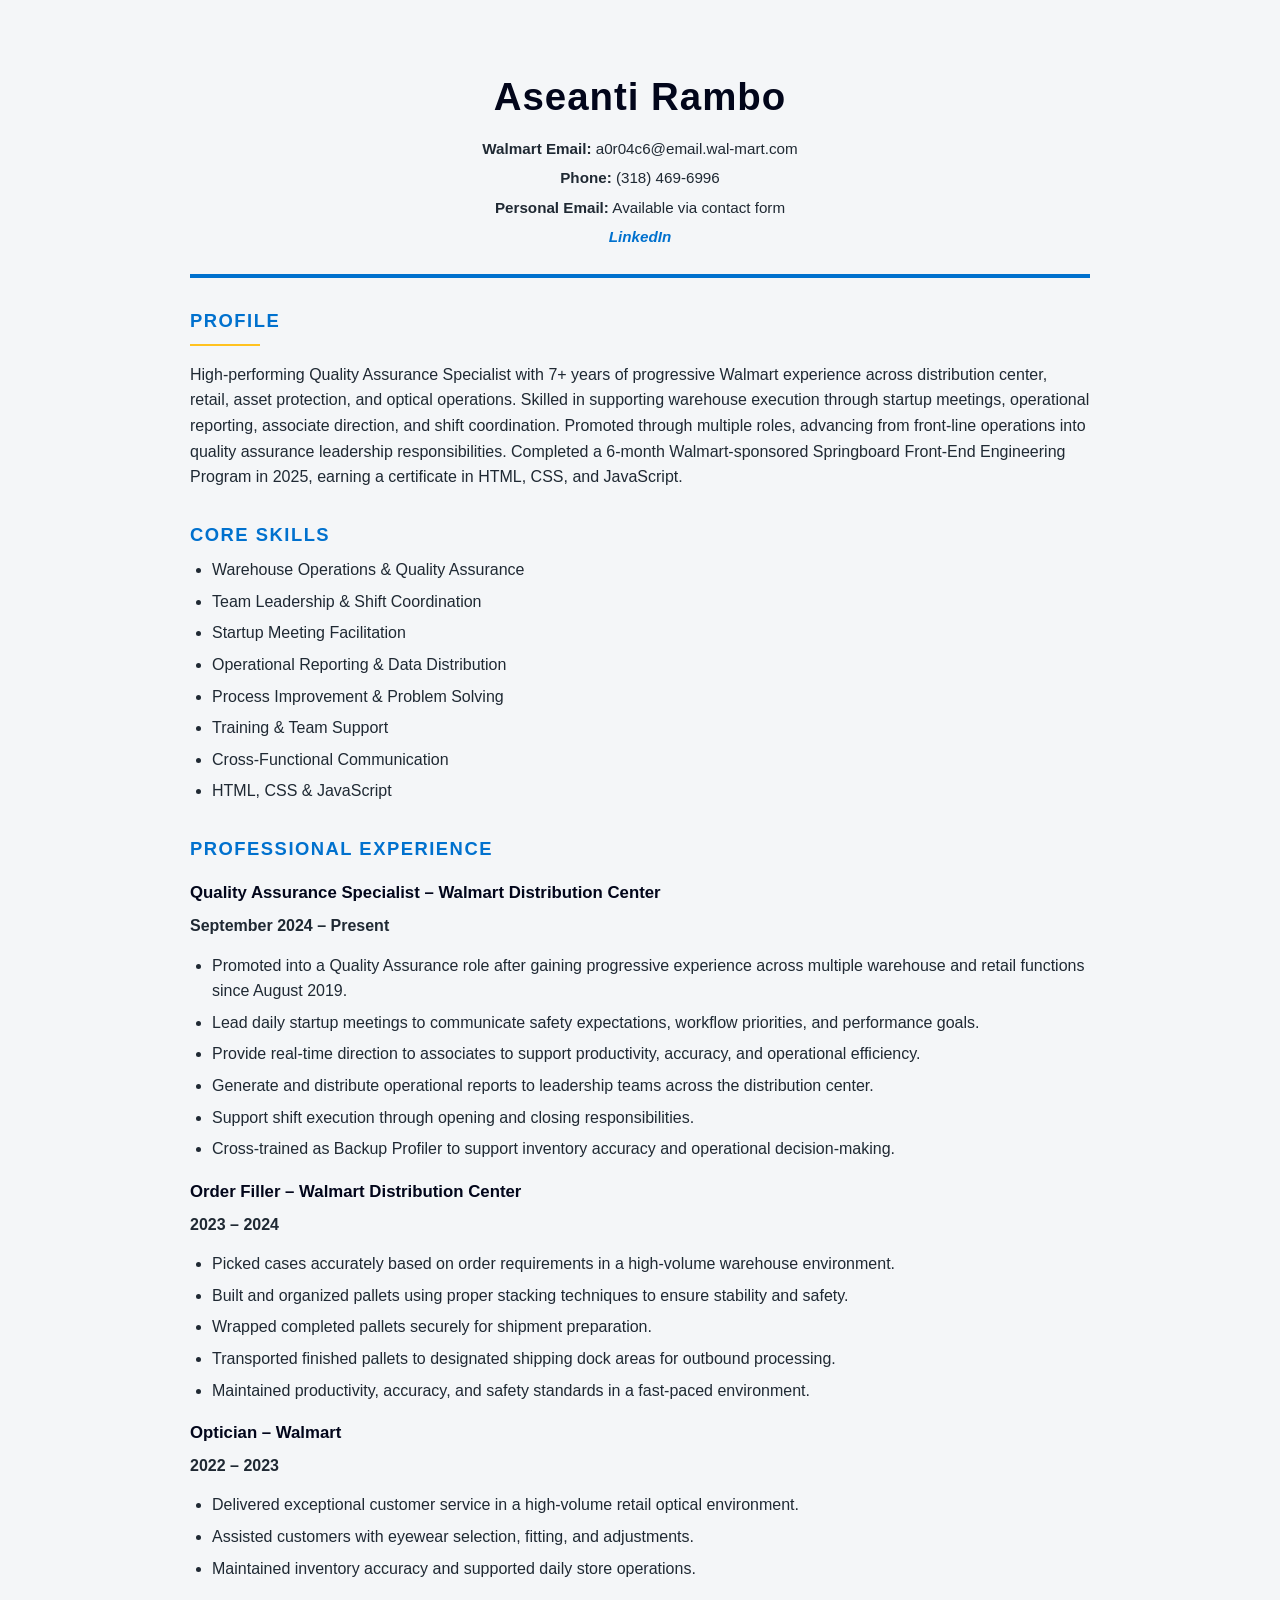
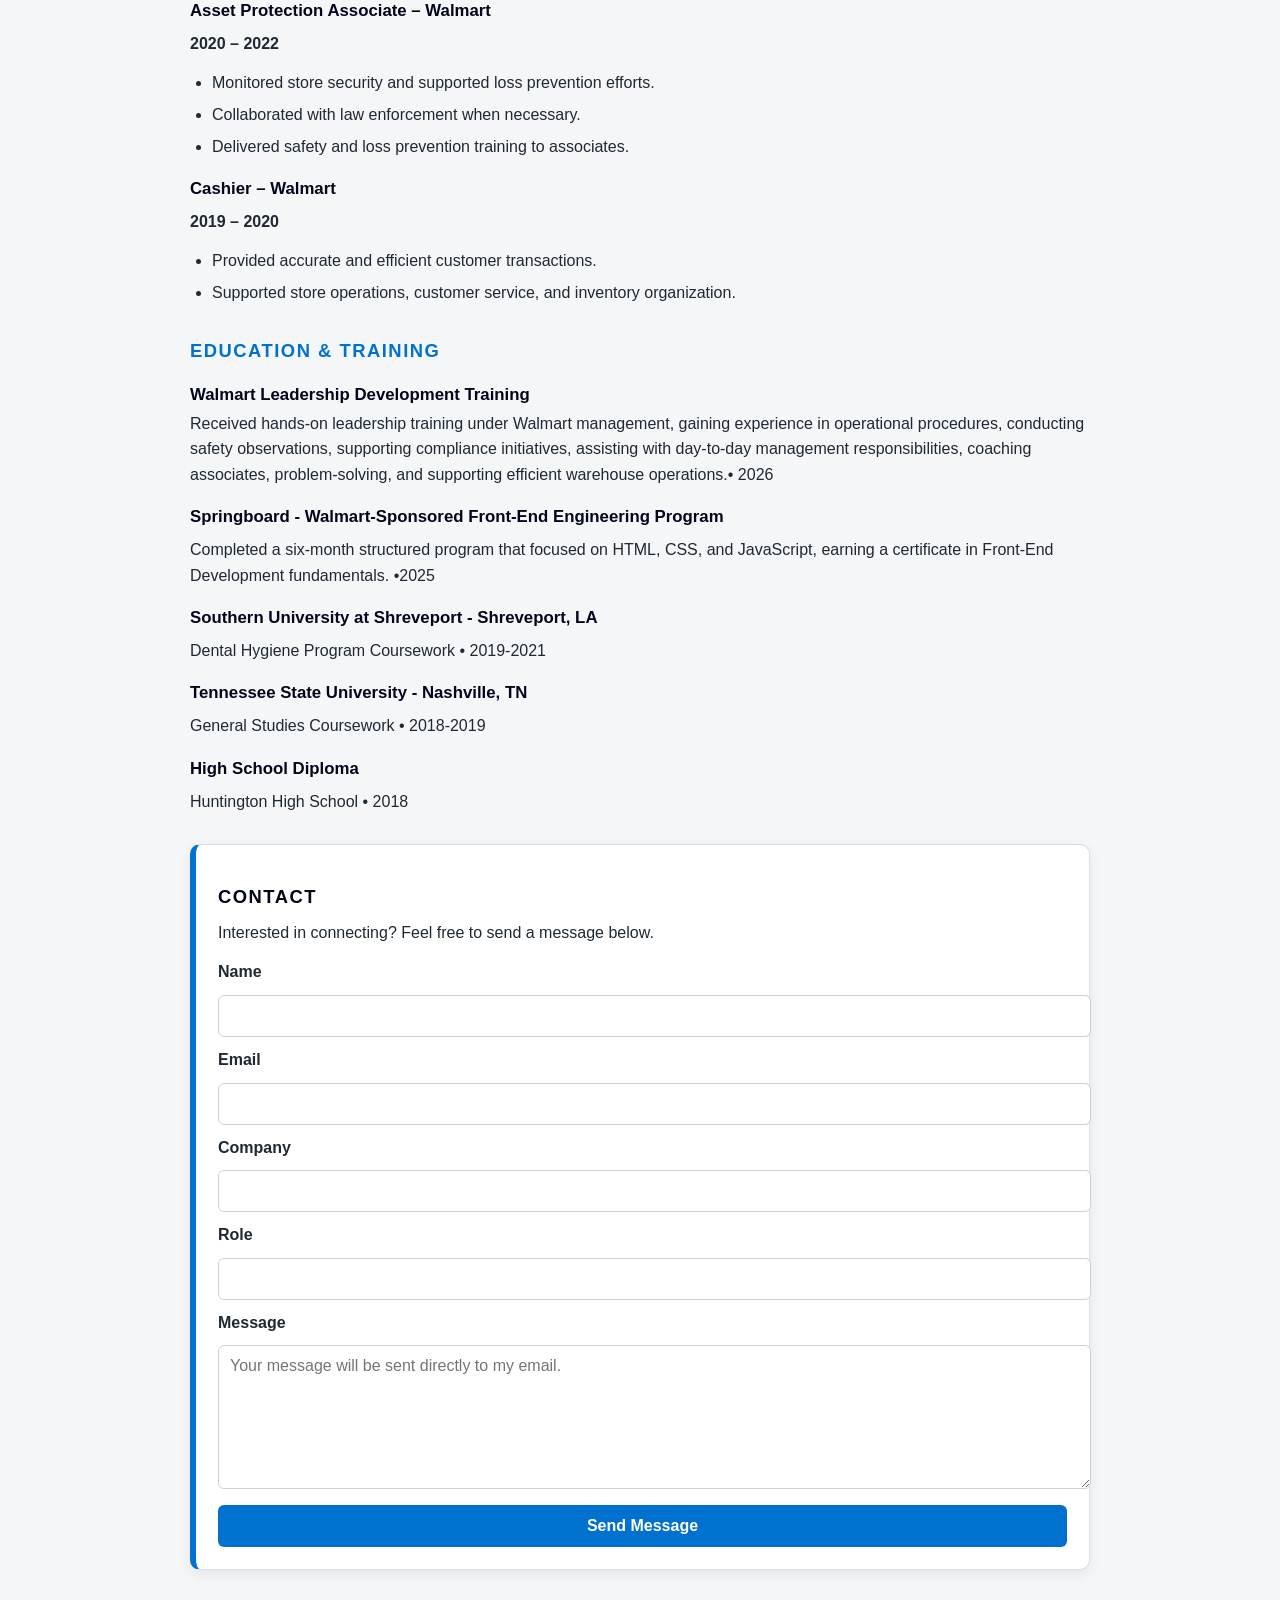
<file: index.html>
<!DOCTYPE html>
<html lang="en">

<head>
  <meta charset="UTF-8">
  <meta name="viewport" content="width=device-width, initial-scale=1.0">
  <link rel="stylesheet" href="CV68.css">
  <title>Aseanti Rambo - CV</title>
</head>

<body>

  <!-- HEADER -->
  <header class="cv-header">
    <h1>Aseanti Rambo</h1>

    <ul class="contact-info">
      <li><strong>Walmart Email:</strong> a0r04c6@email.wal-mart.com</li>
      <li><strong>Phone:</strong> (318) 469-6996</li>
      <li><strong>Personal Email:</strong> Available via contact form</li>
      <li>
        <a href="https://www.linkedin.com/in/aseanti-rambo-aa53a8367/" target="_blank" rel="noopener noreferrer">
          LinkedIn
        </a>
      </li>
    </ul>
  </header>

  <!-- PROFILE -->
  <section>
    <h2>Profile</h2>
    <hr>

    <p>
      High-performing Quality Assurance Specialist with 7+ years of progressive Walmart experience across distribution center, retail, asset protection, and optical operations. Skilled in supporting warehouse execution through startup meetings, operational reporting, associate direction, and shift coordination. Promoted through multiple roles, advancing from front-line operations into quality assurance leadership responsibilities. Completed a 6-month Walmart-sponsored Springboard Front-End Engineering Program in 2025, earning a certificate in HTML, CSS, and JavaScript.
    </p>
  </section>

  <!-- SKILLS -->
  <section>
    <h2>Core Skills</h2>

    <ul>
      <li>Warehouse Operations & Quality Assurance</li>
      <li>Team Leadership & Shift Coordination</li>
      <li>Startup Meeting Facilitation</li>
      <li>Operational Reporting & Data Distribution</li>
      <li>Process Improvement & Problem Solving</li>
      <li>Training & Team Support</li>
      <li>Cross-Functional Communication</li>
      <li>HTML, CSS & JavaScript</li>
    </ul>
  </section>

  <!-- EXPERIENCE -->
  <section>
    <h2>Professional Experience</h2>

    <h3>Quality Assurance Specialist – Walmart Distribution Center</h3>
    <p><strong>September 2024 – Present</strong></p>

    <ul>
      <li>Promoted into a Quality Assurance role after gaining progressive experience across multiple warehouse and retail functions since August 2019.</li>
      <li>Lead daily startup meetings to communicate safety expectations, workflow priorities, and performance goals.</li>
      <li>Provide real-time direction to associates to support productivity, accuracy, and operational efficiency.</li>
      <li>Generate and distribute operational reports to leadership teams across the distribution center.</li>
      <li>Support shift execution through opening and closing responsibilities.</li>
      <li>Cross-trained as Backup Profiler to support inventory accuracy and operational decision-making.</li>
    </ul>

    <h3>Order Filler – Walmart Distribution Center</h3>
    <p><strong>2023 – 2024</strong></p>

    <ul>
      <li>Picked cases accurately based on order requirements in a high-volume warehouse environment.</li>
      <li>Built and organized pallets using proper stacking techniques to ensure stability and safety.</li>
      <li>Wrapped completed pallets securely for shipment preparation.</li>
      <li>Transported finished pallets to designated shipping dock areas for outbound processing.</li>
      <li>Maintained productivity, accuracy, and safety standards in a fast-paced environment.</li>
    </ul>

    <h3>Optician – Walmart</h3>
    <p><strong>2022 – 2023</strong></p>

    <ul>
      <li>Delivered exceptional customer service in a high-volume retail optical environment.</li>
      <li>Assisted customers with eyewear selection, fitting, and adjustments.</li>
      <li>Maintained inventory accuracy and supported daily store operations.</li>
    </ul>

    <h3>Asset Protection Associate – Walmart</h3>
    <p><strong>2020 – 2022</strong></p>

    <ul>
      <li>Monitored store security and supported loss prevention efforts.</li>
      <li>Collaborated with law enforcement when necessary.</li>
      <li>Delivered safety and loss prevention training to associates.</li>
    </ul>

    <h3>Cashier – Walmart</h3>
    <p><strong>2019 – 2020</strong></p>

    <ul>
      <li>Provided accurate and efficient customer transactions.</li>
      <li>Supported store operations, customer service, and inventory organization.</li>
    </ul>
  </section>

  <!-- EDUCATION -->
  <section>
    <h2>Education & Training</h2>
   <h3>Walmart Leadership Development Training</h3>
Received hands-on leadership training under Walmart management, gaining experience in operational procedures, conducting safety observations, supporting compliance initiatives, assisting with day-to-day management responsibilities, coaching associates, problem-solving, and supporting efficient warehouse operations.• 2026

    <h3>Springboard - Walmart-Sponsored Front-End Engineering Program</h3>

    <p>
      Completed a six-month structured program that focused on HTML, CSS, and JavaScript, earning a certificate in Front-End Development fundamentals.
    •2025 </p> 
    <h3>Southern University at Shreveport - Shreveport, LA</h3>
      <p class="date">Dental Hygiene Program Coursework • 2019-2021</p>
      <h3>Tennessee State University - Nashville, TN</h3>
      <p class="date"> General Studies Coursework • 2018-2019</p>
    


    <h3>High School Diploma</h3>

    <p>Huntington High School • 2018</p>
  </section>

  <!-- CONTACT -->
  <section>
    <h2>Contact</h2>

    <p>
      Interested in connecting? Feel free to send a message below.
    </p>

    <form action="https://formspree.io/f/xykqwbzk" method="POST">

      <label for="name">Name</label>
      <input type="text" id="name" name="name" required>

      <label for="email">Email</label>
      <input type="email" id="email" name="email" required>

      <label for="company">Company</label>
      <input type="text" id="company" name="company">

      <label for="role">Role</label>
      <input type="text" id="role" name="role">

      <label for="message">Message</label>
      <textarea id="message" name="message" placeholder="Your message will be sent directly to my email."></textarea>

      <button type="submit">Send Message</button>

    </form>
  </section>

</body>

</html>
</file>
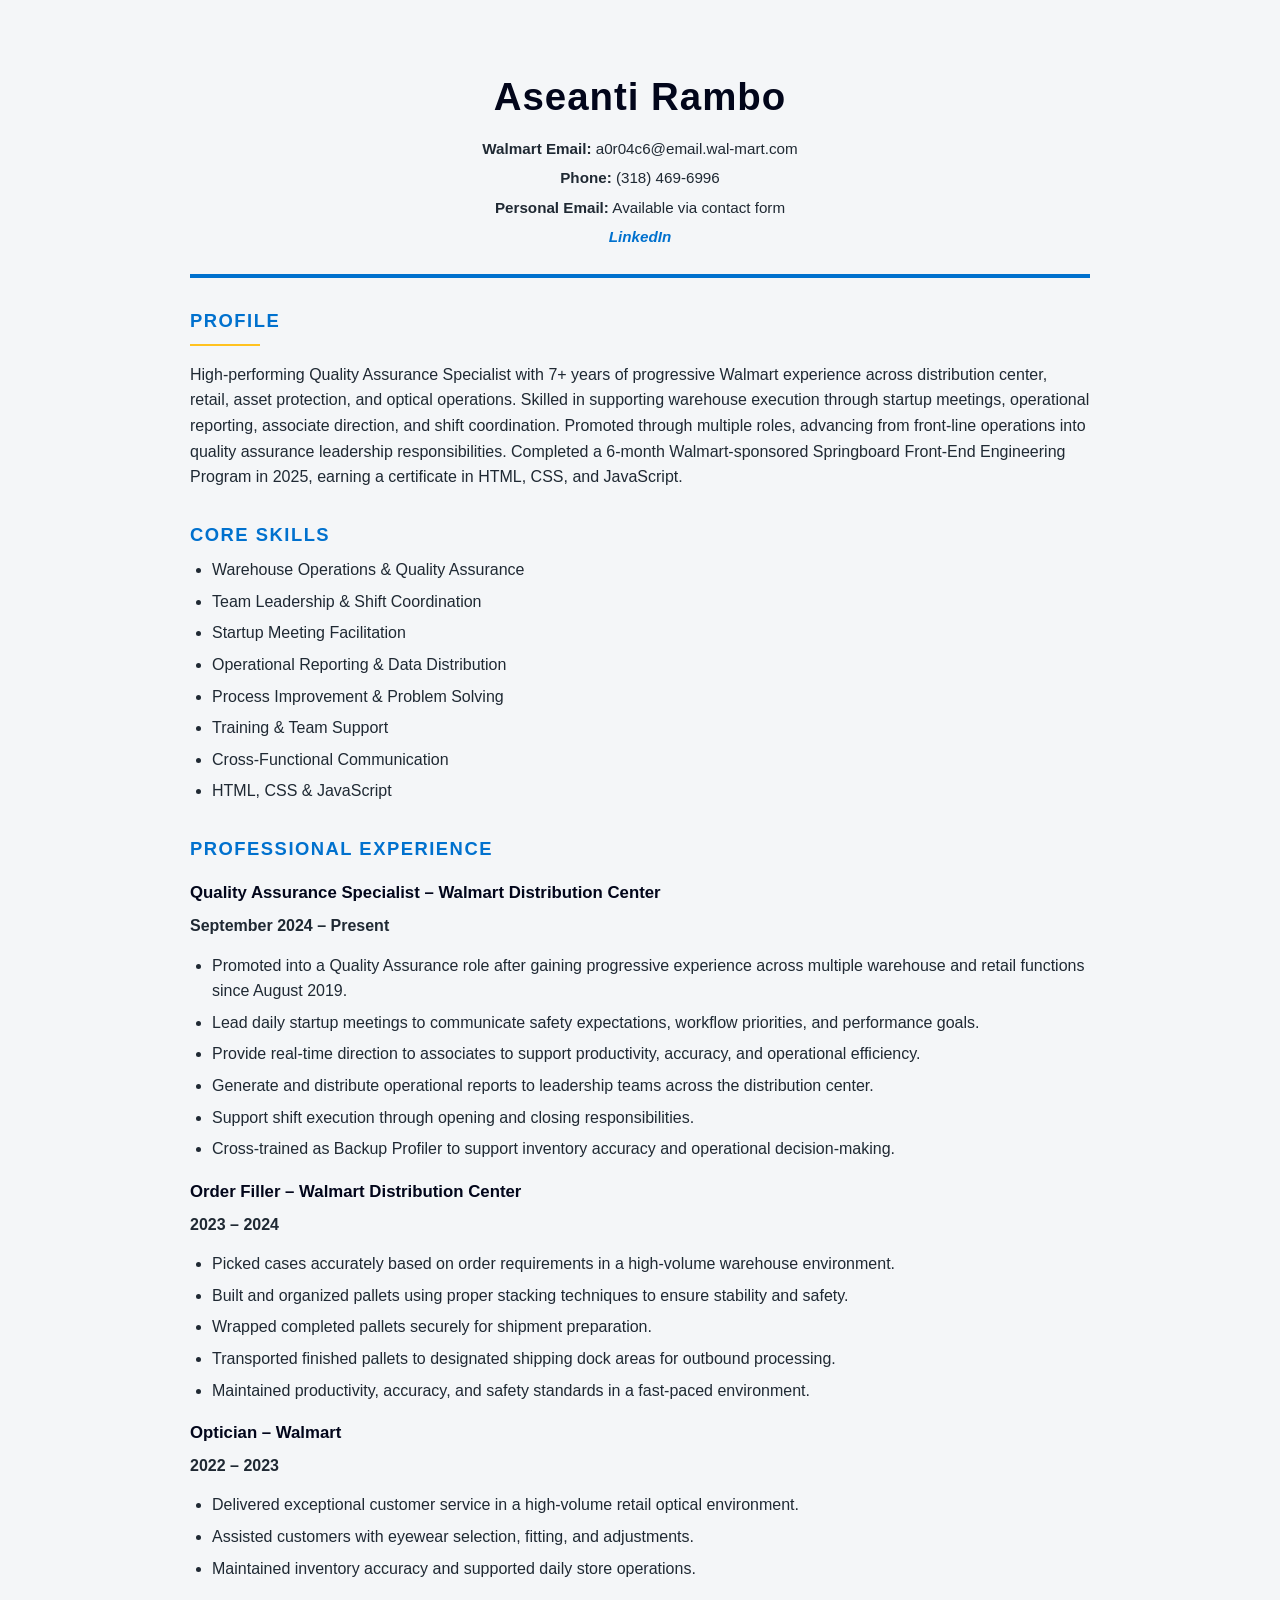
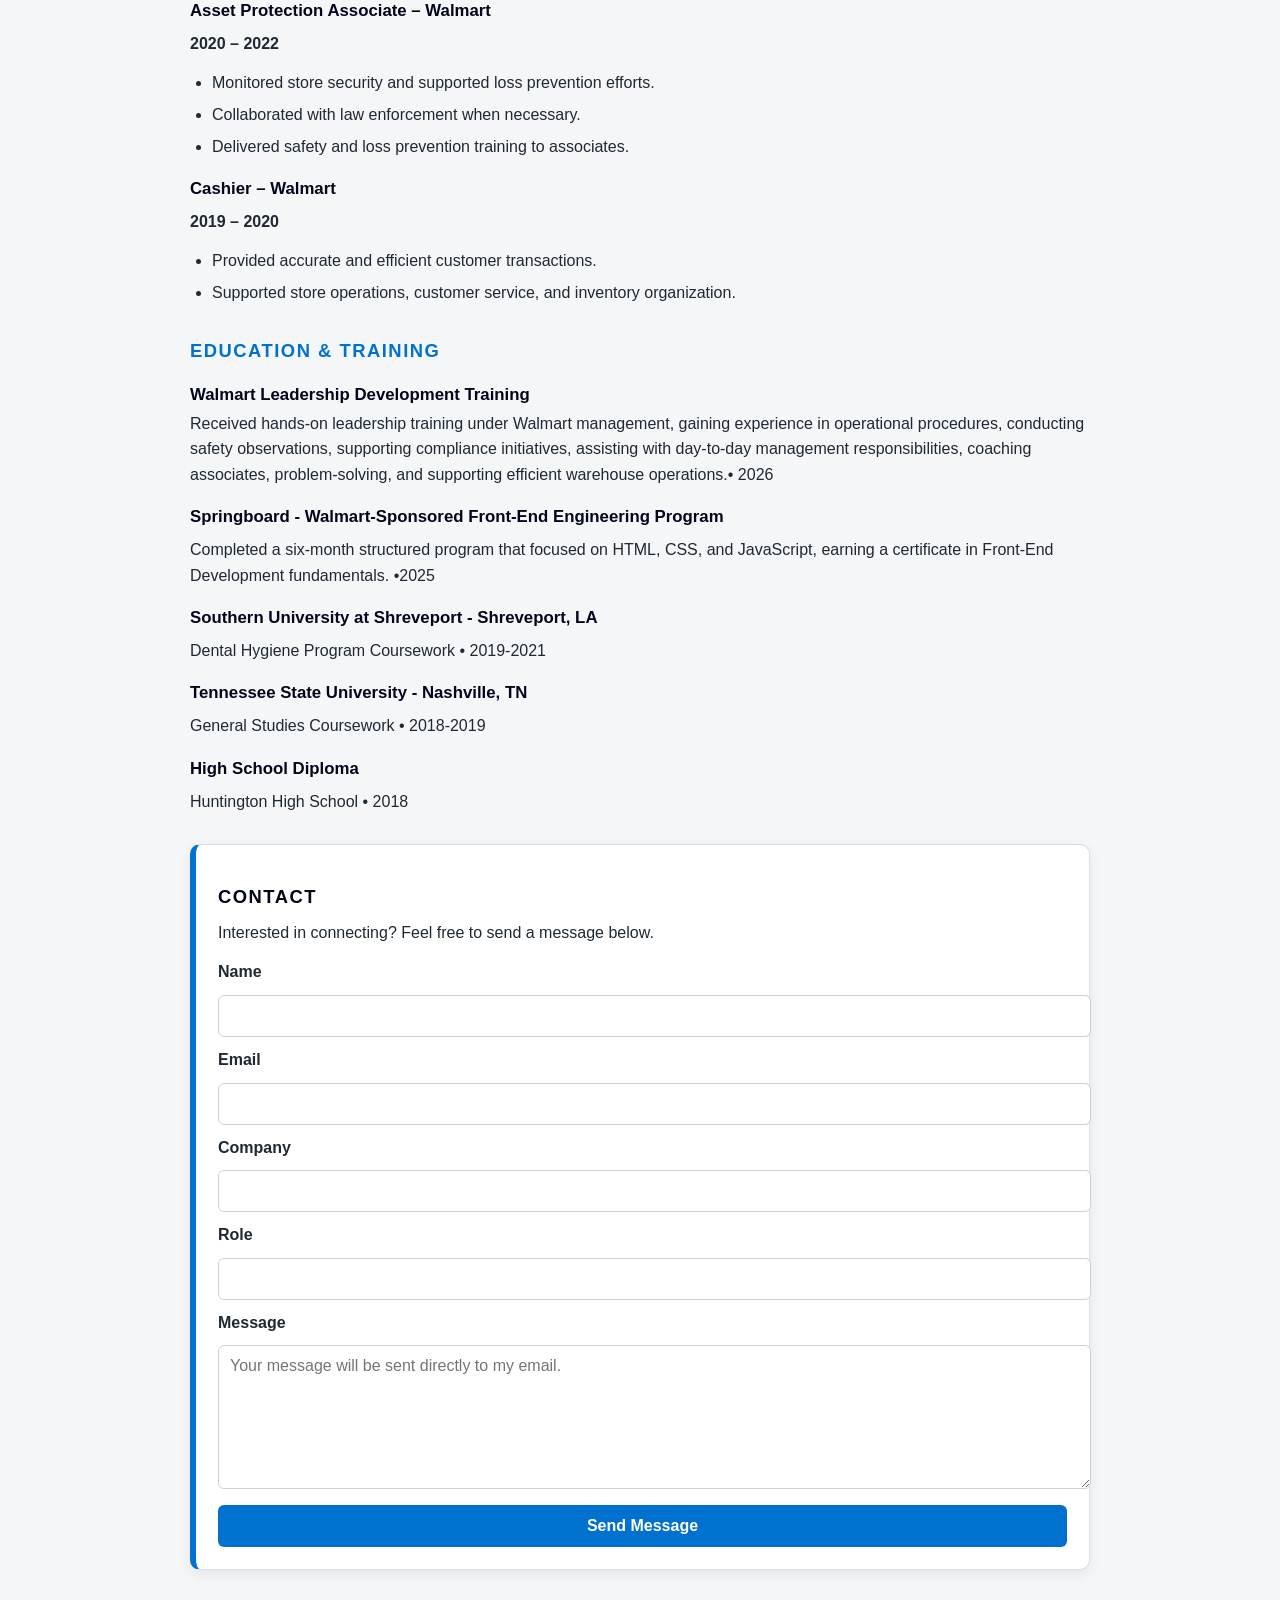
<file: updated CV62026/index.html>
<!DOCTYPE html>
<html lang="en">

<head>
  <meta charset="UTF-8">
  <meta name="viewport" content="width=device-width, initial-scale=1.0">
  <link rel="stylesheet" href="CV68.css">
  <title>Aseanti Rambo - CV</title>
</head>

<body>

  <!-- HEADER -->
  <header class="cv-header">
    <h1>Aseanti Rambo</h1>

    <ul class="contact-info">
      <li><strong>Walmart Email:</strong> a0r04c6@email.wal-mart.com</li>
      <li><strong>Phone:</strong> (318) 469-6996</li>
      <li><strong>Personal Email:</strong> Available via contact form</li>
      <li>
        <a href="https://www.linkedin.com/in/aseanti-rambo-aa53a8367/" target="_blank" rel="noopener noreferrer">
          LinkedIn
        </a>
      </li>
    </ul>
  </header>

  <!-- PROFILE -->
  <section>
    <h2>Profile</h2>
    <hr>

    <p>
      High-performing Quality Assurance Specialist with 7+ years of progressive Walmart experience across distribution center, retail, asset protection, and optical operations. Skilled in supporting warehouse execution through startup meetings, operational reporting, associate direction, and shift coordination. Promoted through multiple roles, advancing from front-line operations into quality assurance leadership responsibilities. Completed a 6-month Walmart-sponsored Springboard Front-End Engineering Program in 2025, earning a certificate in HTML, CSS, and JavaScript.
    </p>
  </section>

  <!-- SKILLS -->
  <section>
    <h2>Core Skills</h2>

    <ul>
      <li>Warehouse Operations & Quality Assurance</li>
      <li>Team Leadership & Shift Coordination</li>
      <li>Startup Meeting Facilitation</li>
      <li>Operational Reporting & Data Distribution</li>
      <li>Process Improvement & Problem Solving</li>
      <li>Training & Team Support</li>
      <li>Cross-Functional Communication</li>
      <li>HTML, CSS & JavaScript</li>
    </ul>
  </section>

  <!-- EXPERIENCE -->
  <section>
    <h2>Professional Experience</h2>

    <h3>Quality Assurance Specialist – Walmart Distribution Center</h3>
    <p><strong>September 2024 – Present</strong></p>

    <ul>
      <li>Promoted into a Quality Assurance role after gaining progressive experience across multiple warehouse and retail functions since August 2019.</li>
      <li>Lead daily startup meetings to communicate safety expectations, workflow priorities, and performance goals.</li>
      <li>Provide real-time direction to associates to support productivity, accuracy, and operational efficiency.</li>
      <li>Generate and distribute operational reports to leadership teams across the distribution center.</li>
      <li>Support shift execution through opening and closing responsibilities.</li>
      <li>Cross-trained as Backup Profiler to support inventory accuracy and operational decision-making.</li>
    </ul>

    <h3>Order Filler – Walmart Distribution Center</h3>
    <p><strong>2023 – 2024</strong></p>

    <ul>
      <li>Picked cases accurately based on order requirements in a high-volume warehouse environment.</li>
      <li>Built and organized pallets using proper stacking techniques to ensure stability and safety.</li>
      <li>Wrapped completed pallets securely for shipment preparation.</li>
      <li>Transported finished pallets to designated shipping dock areas for outbound processing.</li>
      <li>Maintained productivity, accuracy, and safety standards in a fast-paced environment.</li>
    </ul>

    <h3>Optician – Walmart</h3>
    <p><strong>2022 – 2023</strong></p>

    <ul>
      <li>Delivered exceptional customer service in a high-volume retail optical environment.</li>
      <li>Assisted customers with eyewear selection, fitting, and adjustments.</li>
      <li>Maintained inventory accuracy and supported daily store operations.</li>
    </ul>

    <h3>Asset Protection Associate – Walmart</h3>
    <p><strong>2020 – 2022</strong></p>

    <ul>
      <li>Monitored store security and supported loss prevention efforts.</li>
      <li>Collaborated with law enforcement when necessary.</li>
      <li>Delivered safety and loss prevention training to associates.</li>
    </ul>

    <h3>Cashier – Walmart</h3>
    <p><strong>2019 – 2020</strong></p>

    <ul>
      <li>Provided accurate and efficient customer transactions.</li>
      <li>Supported store operations, customer service, and inventory organization.</li>
    </ul>
  </section>

  <!-- EDUCATION -->
  <section>
    <h2>Education & Training</h2>
   <h3>Walmart Leadership Development Training</h3>
Received hands-on leadership training under Walmart management, gaining experience in operational procedures, conducting safety observations, supporting compliance initiatives, assisting with day-to-day management responsibilities, coaching associates, problem-solving, and supporting efficient warehouse operations.• 2026

    <h3>Springboard - Walmart-Sponsored Front-End Engineering Program</h3>

    <p>
      Completed a six-month structured program that focused on HTML, CSS, and JavaScript, earning a certificate in Front-End Development fundamentals.
    •2025 </p> 
    <h3>Southern University at Shreveport - Shreveport, LA</h3>
      <p class="date">Dental Hygiene Program Coursework • 2019-2021</p>
      <h3>Tennessee State University - Nashville, TN</h3>
      <p class="date"> General Studies Coursework • 2018-2019</p>
    


    <h3>High School Diploma</h3>

    <p>Huntington High School • 2018</p>
  </section>

  <!-- CONTACT -->
  <section>
    <h2>Contact</h2>

    <p>
      Interested in connecting? Feel free to send a message below.
    </p>

    <form action="https://formspree.io/f/xykqwbzk" method="POST">

      <label for="name">Name</label>
      <input type="text" id="name" name="name" required>

      <label for="email">Email</label>
      <input type="email" id="email" name="email" required>

      <label for="company">Company</label>
      <input type="text" id="company" name="company">

      <label for="role">Role</label>
      <input type="text" id="role" name="role">

      <label for="message">Message</label>
      <textarea id="message" name="message" placeholder="Your message will be sent directly to my email."></textarea>

      <button type="submit">Send Message</button>

    </form>
  </section>

</body>

</html>
</file>
<file: CV68.css>
```css
* {
  box-sizing: border-box;
}

body {
  background-color: #f4f6f8;
  color: #1f2933;
  font-family: Arial, Helvetica, sans-serif;
  max-width: 900px;
  margin: 0 auto;
  padding: 40px 28px;
  line-height: 1.6;
}

/* HEADER */

.cv-header {
  text-align: center;
  border-bottom: 4px solid #0071ce;
  padding-bottom: 20px;
  margin-bottom: 28px;
}

h1 {
  color: #02061b;
  font-size: 2.4rem;
  margin-bottom: 10px;
  letter-spacing: 1px;
}

/* CONTACT INFO */

.contact-info {
  list-style: none;
  padding: 0;
  margin: 0;
  font-size: 0.95rem;
}

.contact-info li {
  margin-bottom: 5px;
}

/* LINKEDIN LINK */

a {
  color: #0071ce;
  text-decoration: none;
  font-weight: bold;
  font-style: oblique;
  transition: color 0.3s ease;
}

a:hover {
  color: #ffc220;
}

/* SECTIONS */

section {
  margin-bottom: 30px;
}

h2 {
  color: #0071ce;
  text-transform: uppercase;
  font-size: 1.15rem;
  letter-spacing: 1.5px;
  margin-bottom: 8px;
}

hr {
  border: none;
  border-top: 2px solid #ffc220;
  width: 70px;
  margin: 0 0 16px 0;
}

h3 {
  color: #02061b;
  font-size: 1.05rem;
  margin-bottom: 2px;
}

p {
  margin-top: 6px;
  margin-bottom: 14px;
}

ul {
  padding-left: 22px;
  margin-top: 8px;
}

li {
  margin-bottom: 6px;
}

/* CONTACT FORM SECTION ONLY */

section:last-of-type {
  background-color: #ffffff;
  border: 1px solid #d8dee6;
  border-left: 6px solid #0071ce;
  border-radius: 10px;
  padding: 22px;
  box-shadow: 0 4px 14px rgba(0, 0, 0, 0.07);
}

section:last-of-type h2 {
  color: #02061b;
}

section:last-of-type hr {
  border-top-color: #ffc220;
}

/* FORM */

form {
  display: flex;
  flex-direction: column;
  gap: 10px;
}

label {
  font-weight: bold;
  color: #1f2933;
}

input,
textarea {
  width: 100%;
  padding: 11px;
  border: 1px solid #c9d2dc;
  border-radius: 6px;
  font-family: inherit;
  font-size: 1rem;
}

input:focus,
textarea:focus {
  outline: none;
  border-color: #0071ce;
  box-shadow: 0 0 0 3px rgba(0, 113, 206, 0.15);
}

textarea {
  min-height: 120px;
  resize: vertical;
}

button {
  background-color: #0071ce;
  color: white;
  border: none;
  padding: 12px;
  border-radius: 6px;
  cursor: pointer;
  font-weight: bold;
  font-size: 1rem;
  margin-top: 6px;
}

button:hover {
  background-color: #005ea8;
}

/* RESPONSIVE */

@media (max-width: 768px) {
  body {
    padding: 24px 16px;
  }

  h1 {
    font-size: 2rem;
  }

  h2 {
    font-size: 1rem;
  }

  section:last-of-type {
    padding: 18px;
  }
}
```
</file>
<file: updated CV62026/CV68.css>
```css
* {
  box-sizing: border-box;
}

body {
  background-color: #f4f6f8;
  color: #1f2933;
  font-family: Arial, Helvetica, sans-serif;
  max-width: 900px;
  margin: 0 auto;
  padding: 40px 28px;
  line-height: 1.6;
}

/* HEADER */

.cv-header {
  text-align: center;
  border-bottom: 4px solid #0071ce;
  padding-bottom: 20px;
  margin-bottom: 28px;
}

h1 {
  color: #02061b;
  font-size: 2.4rem;
  margin-bottom: 10px;
  letter-spacing: 1px;
}

/* CONTACT INFO */

.contact-info {
  list-style: none;
  padding: 0;
  margin: 0;
  font-size: 0.95rem;
}

.contact-info li {
  margin-bottom: 5px;
}

/* LINKEDIN LINK */

a {
  color: #0071ce;
  text-decoration: none;
  font-weight: bold;
  font-style: oblique;
  transition: color 0.3s ease;
}

a:hover {
  color: #ffc220;
}

/* SECTIONS */

section {
  margin-bottom: 30px;
}

h2 {
  color: #0071ce;
  text-transform: uppercase;
  font-size: 1.15rem;
  letter-spacing: 1.5px;
  margin-bottom: 8px;
}

hr {
  border: none;
  border-top: 2px solid #ffc220;
  width: 70px;
  margin: 0 0 16px 0;
}

h3 {
  color: #02061b;
  font-size: 1.05rem;
  margin-bottom: 2px;
}

p {
  margin-top: 6px;
  margin-bottom: 14px;
}

ul {
  padding-left: 22px;
  margin-top: 8px;
}

li {
  margin-bottom: 6px;
}

/* CONTACT FORM SECTION ONLY */

section:last-of-type {
  background-color: #ffffff;
  border: 1px solid #d8dee6;
  border-left: 6px solid #0071ce;
  border-radius: 10px;
  padding: 22px;
  box-shadow: 0 4px 14px rgba(0, 0, 0, 0.07);
}

section:last-of-type h2 {
  color: #02061b;
}

section:last-of-type hr {
  border-top-color: #ffc220;
}

/* FORM */

form {
  display: flex;
  flex-direction: column;
  gap: 10px;
}

label {
  font-weight: bold;
  color: #1f2933;
}

input,
textarea {
  width: 100%;
  padding: 11px;
  border: 1px solid #c9d2dc;
  border-radius: 6px;
  font-family: inherit;
  font-size: 1rem;
}

input:focus,
textarea:focus {
  outline: none;
  border-color: #0071ce;
  box-shadow: 0 0 0 3px rgba(0, 113, 206, 0.15);
}

textarea {
  min-height: 120px;
  resize: vertical;
}

button {
  background-color: #0071ce;
  color: white;
  border: none;
  padding: 12px;
  border-radius: 6px;
  cursor: pointer;
  font-weight: bold;
  font-size: 1rem;
  margin-top: 6px;
}

button:hover {
  background-color: #005ea8;
}

/* RESPONSIVE */

@media (max-width: 768px) {
  body {
    padding: 24px 16px;
  }

  h1 {
    font-size: 2rem;
  }

  h2 {
    font-size: 1rem;
  }

  section:last-of-type {
    padding: 18px;
  }
}
```
</file>
